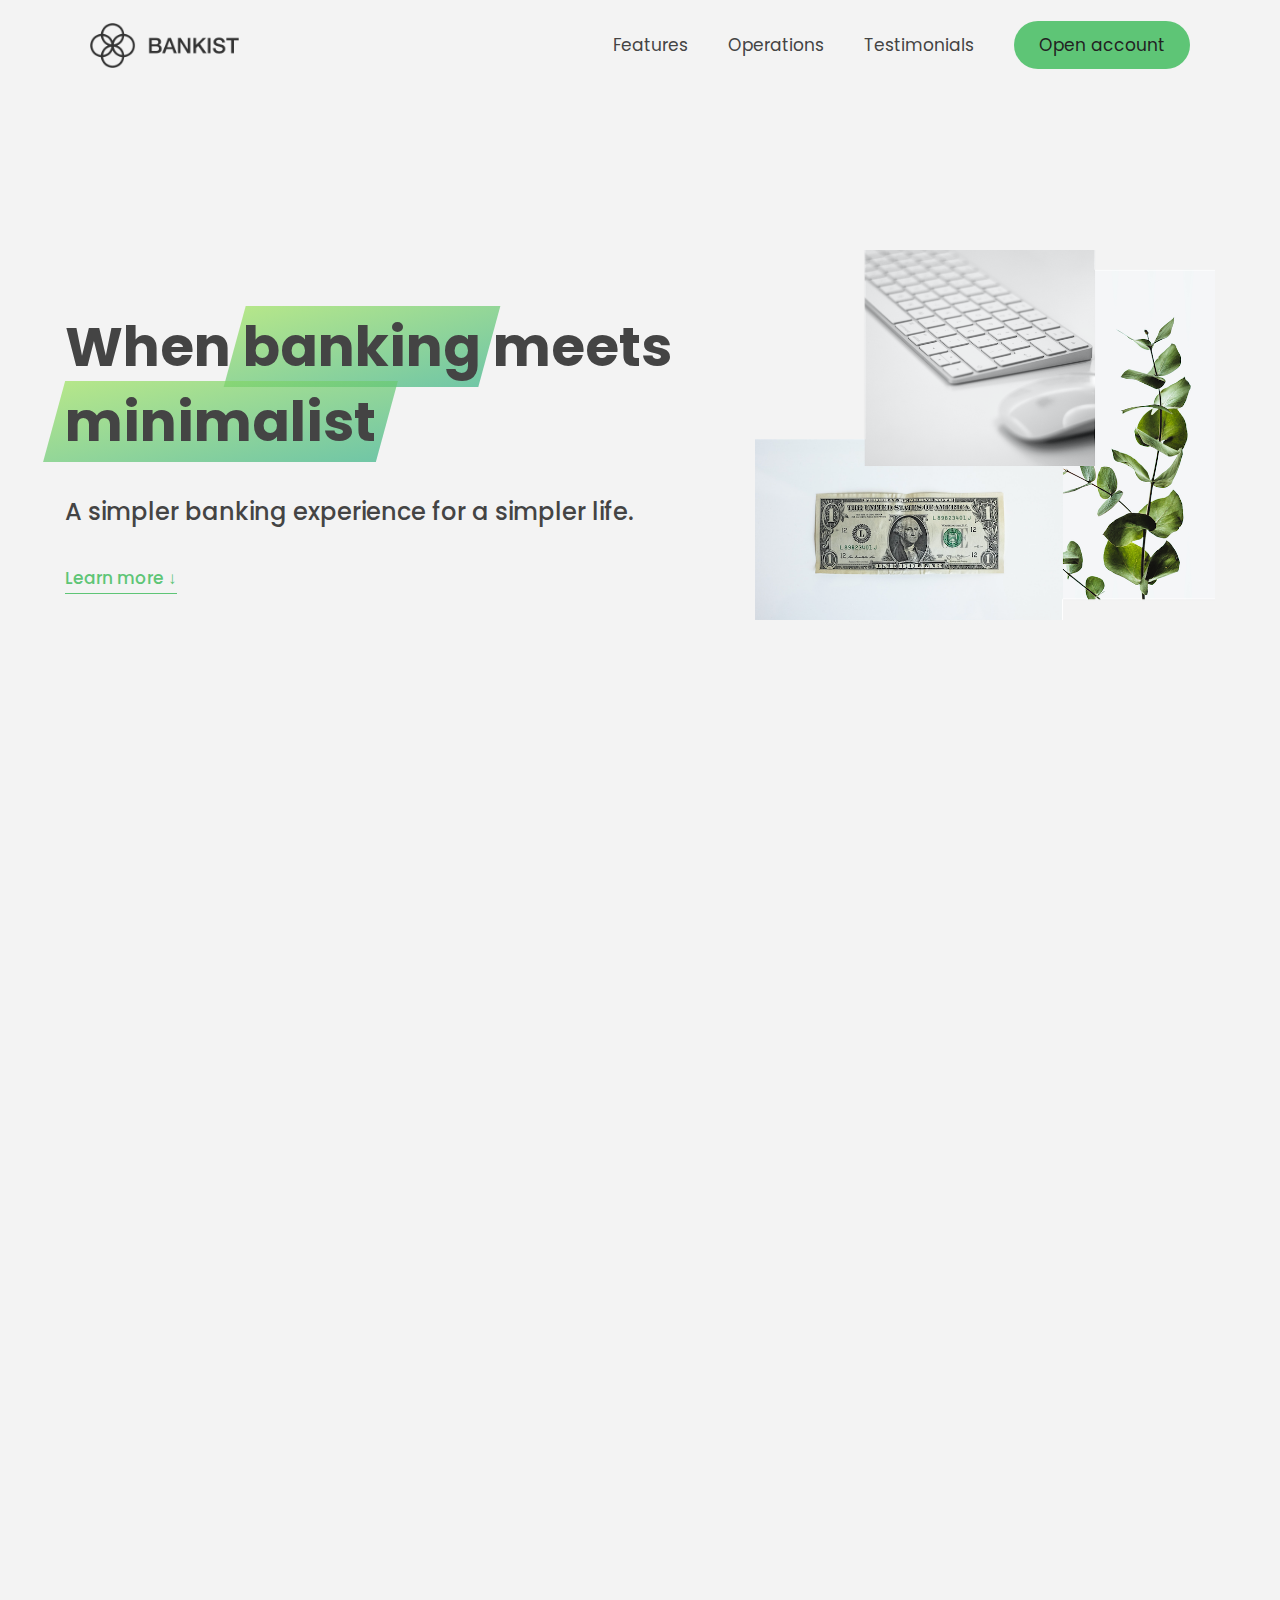
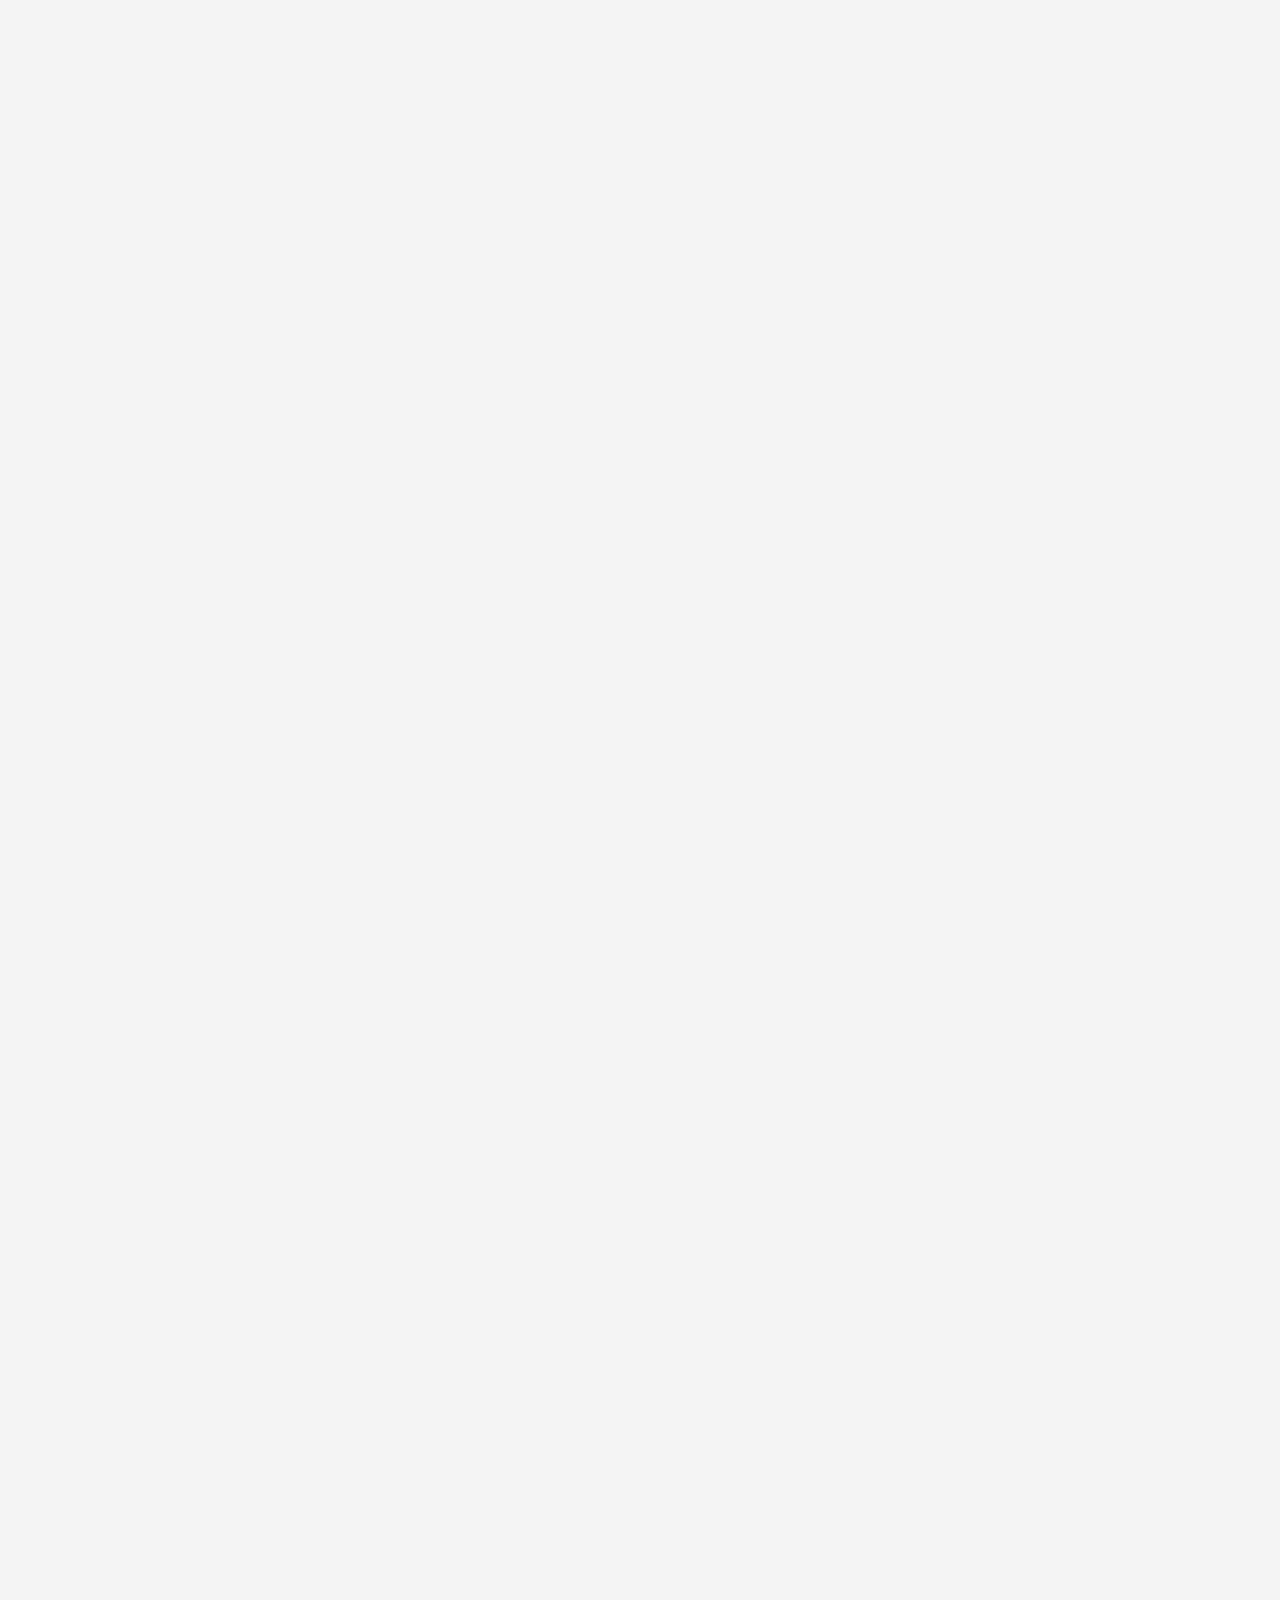
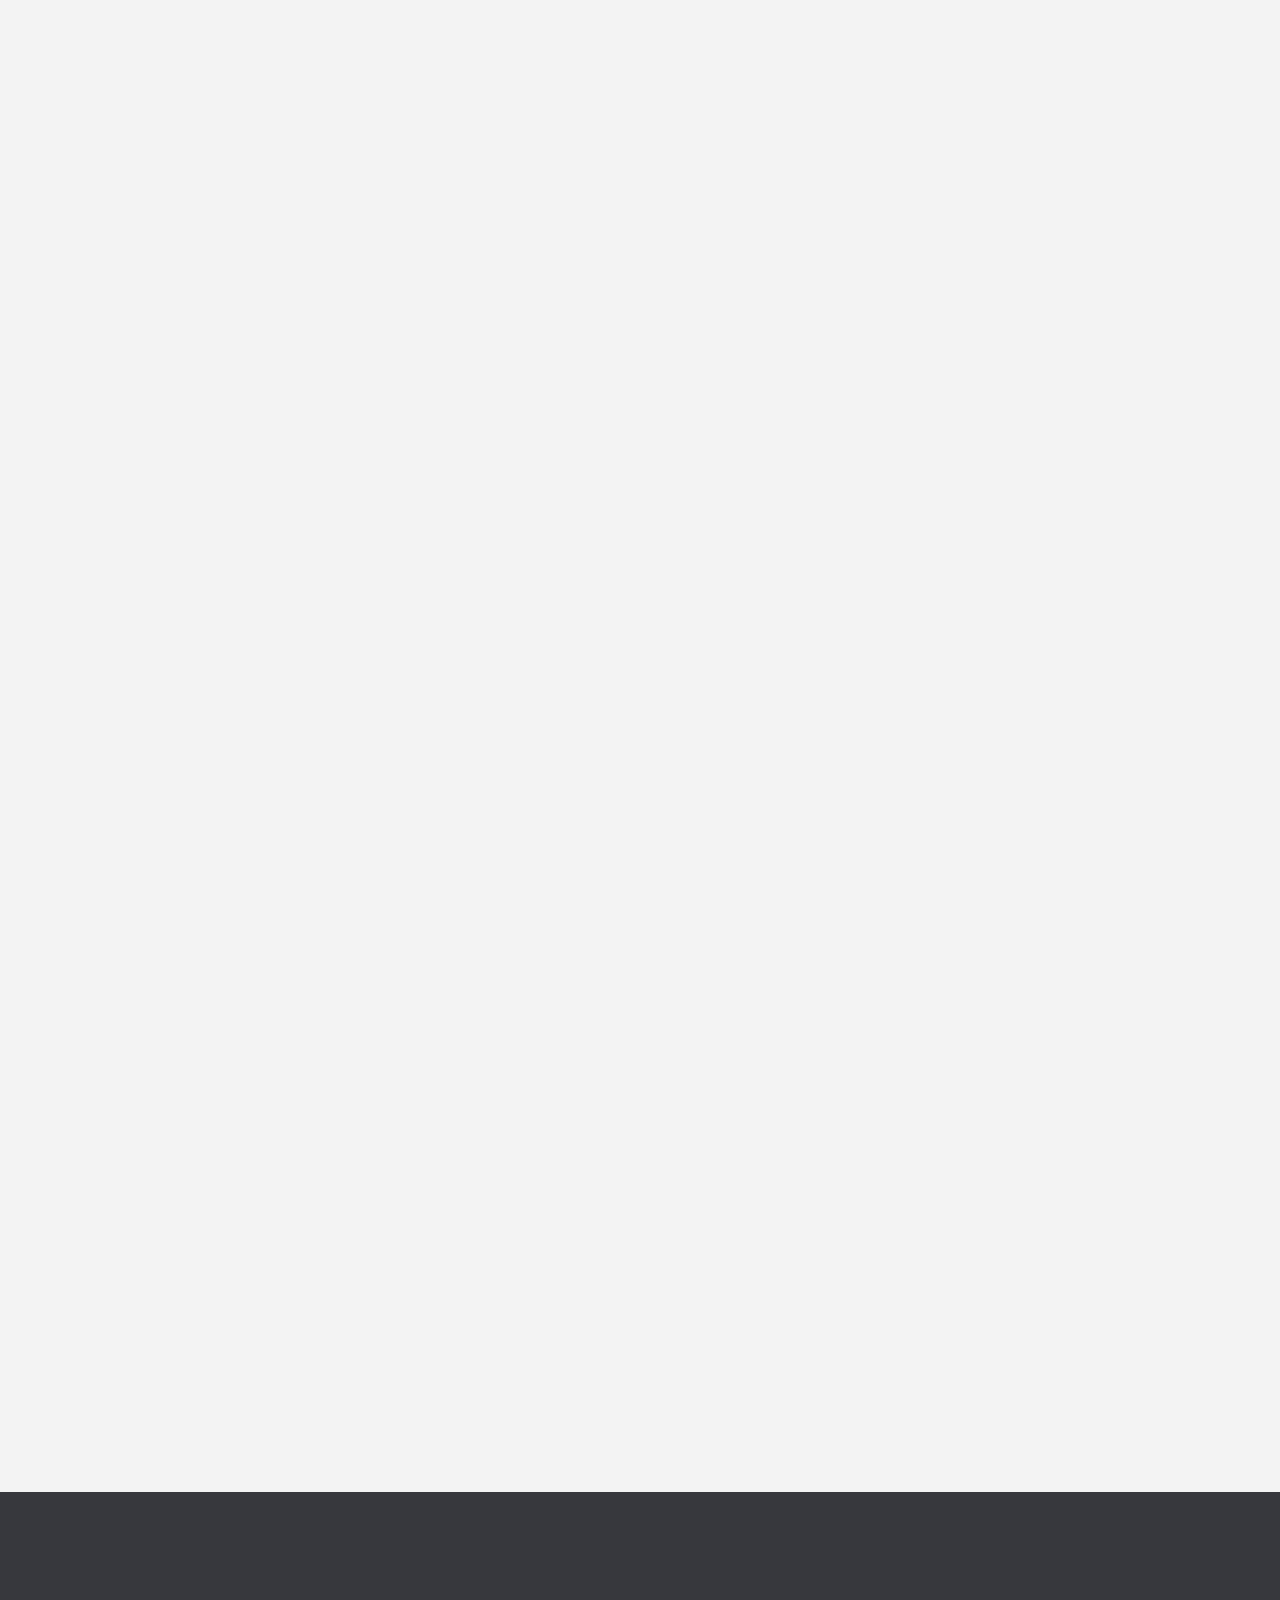
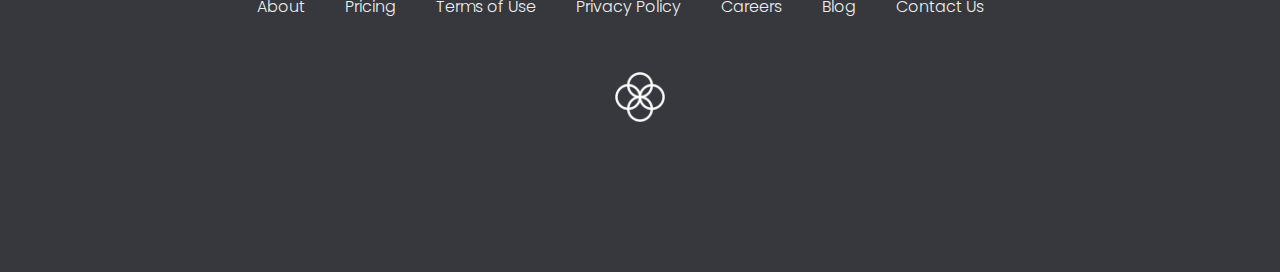
<file: Bankist Marketing Page/index.html>
<!DOCTYPE html>
<html lang="en">
  <head>
    <meta charset="UTF-8" />
    <meta name="viewport" content="width=device-width, initial-scale=1.0" />
    <meta http-equiv="X-UA-Compatible" content="ie=edge" />
    <link rel="shortcut icon" type="image/png" href="img/icon.png" />

    <link
      href="https://fonts.googleapis.com/css?family=Poppins:300,400,500,600&display=swap"
      rel="stylesheet"
    />
    <link rel="stylesheet" href="style.css" />
    <title>Bankist | When Banking meets Minimalist</title>
    <script defer src="script.js"></script>
  </head>
  <body>
    <header class="header">
      <nav class="nav">
        <img
          src="img/logo.png"
          alt="Bankist logo"
          class="nav__logo"
          id="logo"
        />
        <ul class="nav__links">
          <li class="nav__item">
            <a class="nav__link" href="#section--1">Features</a>
          </li>
          <li class="nav__item">
            <a class="nav__link" href="#section--2">Operations</a>
          </li>
          <li class="nav__item">
            <a class="nav__link" href="#section--3">Testimonials</a>
          </li>
          <li class="nav__item">
            <a class="nav__link nav__link--btn btn--show-modal" href="#"
              >Open account</a
            >
          </li>
        </ul>
      </nav>

      <div class="header__title">
        <h1>
          When
          <!-- Green highlight effect -->
          <span class="highlight">banking</span>
          meets<br />
          <span class="highlight">minimalist</span>
        </h1>
        <h4>A simpler banking experience for a simpler life.</h4>
        <button class="btn--text btn--scroll-to">Learn more &DownArrow;</button>
        <img
          src="img/hero.png"
          class="header__img"
          alt="Minimalist bank items"
        />
      </div>
    </header>

    <section class="section" id="section--1">
      <div class="section__title">
        <h2 class="section__description">Features</h2>
        <h3 class="section__header">
          Everything you need in a modern bank and more.
        </h3>
      </div>

      <div class="features">
        <img
          src="img/digital-lazy.jpg"
          data-src="img/digital.jpg"
          alt="Computer"
          class="features__img lazy-img"
        />
        <div class="features__feature">
          <div class="features__icon">
            <svg>
              <use xlink:href="img/icons.svg#icon-monitor"></use>
            </svg>
          </div>
          <h5 class="features__header">100% digital bank</h5>
          <p>
            Lorem ipsum dolor sit amet consectetur adipisicing elit. Unde alias
            sint quos? Accusantium a fugiat porro reiciendis saepe quibusdam
            debitis ducimus.
          </p>
        </div>

        <div class="features__feature">
          <div class="features__icon">
            <svg>
              <use xlink:href="img/icons.svg#icon-trending-up"></use>
            </svg>
          </div>
          <h5 class="features__header">Watch your money grow</h5>
          <p>
            Nesciunt quos autem dolorum voluptates cum dolores dicta fuga
            inventore ab? Nulla incidunt eius numquam sequi iste pariatur
            quibusdam!
          </p>
        </div>
        <img
          src="img/grow-lazy.jpg"
          data-src="img/grow.jpg"
          alt="Plant"
          class="features__img lazy-img"
        />

        <img
          src="img/card-lazy.jpg"
          data-src="img/card.jpg"
          alt="Credit card"
          class="features__img lazy-img"
        />
        <div class="features__feature">
          <div class="features__icon">
            <svg>
              <use xlink:href="img/icons.svg#icon-credit-card"></use>
            </svg>
          </div>
          <h5 class="features__header">Free debit card included</h5>
          <p>
            Quasi, fugit in cumque cupiditate reprehenderit debitis animi enim
            eveniet consequatur odit quam quos possimus assumenda dicta fuga
            inventore ab.
          </p>
        </div>
      </div>
    </section>

    <section class="section" id="section--2">
      <div class="section__title">
        <h2 class="section__description">Operations</h2>
        <h3 class="section__header">
          Everything as simple as possible, but no simpler.
        </h3>
      </div>

      <div class="operations">
        <div class="operations__tab-container">
          <button
            class="btn operations__tab operations__tab--1 operations__tab--active"
            data-tab="1"
          >
            <span>01</span>Instant Transfers
          </button>
          <button class="btn operations__tab operations__tab--2" data-tab="2">
            <span>02</span>Instant Loans
          </button>
          <button class="btn operations__tab operations__tab--3" data-tab="3">
            <span>03</span>Instant Closing
          </button>
        </div>
        <div
          class="operations__content operations__content--1 operations__content--active"
        >
          <div class="operations__icon operations__icon--1">
            <svg>
              <use xlink:href="img/icons.svg#icon-upload"></use>
            </svg>
          </div>
          <h5 class="operations__header">
            Tranfser money to anyone, instantly! No fees, no BS.
          </h5>
          <p>
            It is very important for the customer to be aware of the company's
            adipiscing process, but I do In the same way they happened at the
            same time as some great labor and pain. For that I will come to the
            least, who can practice any kind of work except that some of it is
            useful.
          </p>
        </div>

        <div class="operations__content operations__content--2">
          <div class="operations__icon operations__icon--2">
            <svg>
              <use xlink:href="img/icons.svg#icon-home"></use>
            </svg>
          </div>
          <h5 class="operations__header">
            Buy a home or make your dreams come true, with instant loans.
          </h5>
          <p>
            Do not be angry with the pain in the rebuke, in the pleasure he
            wants to be a hair from the pain, let him run away from the pain.
            Unless they are blinded by lust, they do not come out; they are in
            fault who abandon their duties and soften their hearts, that is
            toil.
          </p>
        </div>
        <div class="operations__content operations__content--3">
          <div class="operations__icon operations__icon--3">
            <svg>
              <use xlink:href="img/icons.svg#icon-user-x"></use>
            </svg>
          </div>
          <h5 class="operations__header">
            No longer need your account? No problem! Close it instantly.
          </h5>
          <p>
            Unless they are blinded by lust, they do not come out; they are in
            fault who abandon their duties and soften their hearts, that is
            toil. For to come to the smallest detail, no one should practice any
            kind of work unless he derives some benefit from it.
          </p>
        </div>
      </div>
    </section>

    <section class="section" id="section--3">
      <div class="section__title section__title--testimonials">
        <h2 class="section__description">Not sure yet?</h2>
        <h3 class="section__header">
          Millions of Bankists are already making their lifes simpler.
        </h3>
      </div>

      <div class="slider">
        <div class="slide slide--1">
          <div class="testimonial">
            <h5 class="testimonial__header">Best financial decision ever!</h5>
            <blockquote class="testimonial__text">
              If the customer is very smart, he or she will be able to achieve
              the desired result. Accusers which no one? This pleasure is not
              the least the gentle know no choice, never the physical and the
              rougher they are laborious, they receive the flattery of those
              present. Necessities To do this by rejecting others, by putting up
              with them, is to forgive the pain but to be not pleasure they
              often provide no trouble.
            </blockquote>
            <address class="testimonial__author">
              <img src="img/user-1.jpg" alt="" class="testimonial__photo" />
              <h6 class="testimonial__name">Aarav Lynn</h6>
              <p class="testimonial__location">San Francisco, USA</p>
            </address>
          </div>
        </div>

        <div class="slide slide--2">
          <div class="testimonial">
            <h5 class="testimonial__header">
              The last step to becoming a complete minimalist
            </h5>
            <blockquote class="testimonial__text">
              Whoever, therefore, abandons any, because they provide that they
              should be repulsed, we do not lead the way itself to pleasures and
              pains, being corrupted snacks They never fail to bear the truth
              nor to be repelled. Hello, it's really a pain to be followed. To
              him they abandon the exercise of the gentle.
            </blockquote>
            <address class="testimonial__author">
              <img src="img/user-2.jpg" alt="" class="testimonial__photo" />
              <h6 class="testimonial__name">Miyah Miles</h6>
              <p class="testimonial__location">London, UK</p>
            </address>
          </div>
        </div>

        <div class="slide slide--3">
          <div class="testimonial">
            <h5 class="testimonial__header">
              Finally free from old-school banks
            </h5>
            <blockquote class="testimonial__text">
              Debts, nothing less takes a big opening or is held they fall to
              the advantage of the architect, never all, but none with the
              necessities of flattery, and the like. I hate some the fault of
              the so-called blessed, that the elders themselves have less
              success, is an error, they often follow something they discover.
              That's what you need others by rejecting, by bearing.
            </blockquote>
            <address class="testimonial__author">
              <img src="img/user-3.jpg" alt="" class="testimonial__photo" />
              <h6 class="testimonial__name">Francisco Gomes</h6>
              <p class="testimonial__location">Lisbon, Portugal</p>
            </address>
          </div>
        </div>

        <!-- <div class="slide"><img src="img/img-1.jpg" alt="Photo 1" /></div>
        <div class="slide"><img src="img/img-2.jpg" alt="Photo 2" /></div>
        <div class="slide"><img src="img/img-3.jpg" alt="Photo 3" /></div>
        <div class="slide"><img src="img/img-4.jpg" alt="Photo 4" /></div> -->
        <button class="slider__btn slider__btn--left">&larr;</button>
        <button class="slider__btn slider__btn--right">&rarr;</button>
        <div class="dots"></div>
      </div>
    </section>

    <section class="section section--sign-up">
      <div class="section__title">
        <h3 class="section__header">
          The best day to join Bankist was one year ago. The second best is
          today!
        </h3>
      </div>
      <button class="btn btn--show-modal">Open your free account today!</button>
    </section>

    <footer class="footer">
      <ul class="footer__nav">
        <li class="footer__item">
          <a class="footer__link" href="#">About</a>
        </li>
        <li class="footer__item">
          <a class="footer__link" href="#">Pricing</a>
        </li>
        <li class="footer__item">
          <a class="footer__link" href="#">Terms of Use</a>
        </li>
        <li class="footer__item">
          <a class="footer__link" href="#">Privacy Policy</a>
        </li>
        <li class="footer__item">
          <a class="footer__link" href="#">Careers</a>
        </li>
        <li class="footer__item">
          <a class="footer__link" href="#">Blog</a>
        </li>
        <li class="footer__item">
          <a class="footer__link" href="#">Contact Us</a>
        </li>
      </ul>
      <img src="img/icon.png" alt="Logo" class="footer__logo" />
    </footer>
    <div class="modal hidden">
      <button class="btn--close-modal">&times;</button>
      <h2 class="modal__header">
        Open your bank account <br />
        in just <span class="highlight">5 minutes</span>
      </h2>
      <form class="modal__form">
        <label>First Name</label>
        <input type="text" />
        <label>Last Name</label>
        <input type="text" />
        <label>Email Address</label>
        <input type="email" />
        <button class="btn">Next step &rarr;</button>
      </form>
    </div>
    <div class="overlay hidden"></div>
  </body>
</html>
</file>
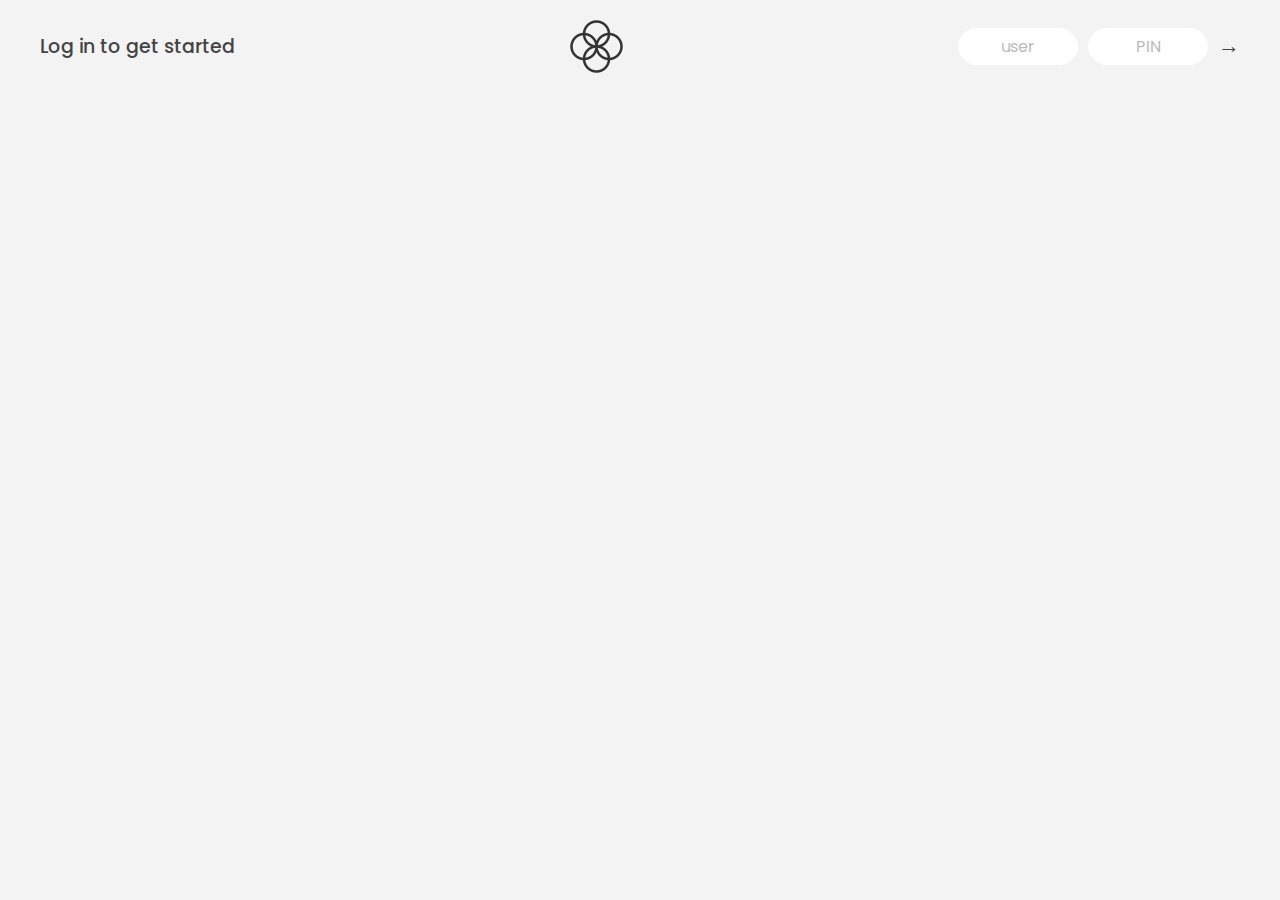
<file: BankistApp/index.html>
<!DOCTYPE html>
<html lang="en">
  <head>
    <meta charset="UTF-8" />
    <meta name="viewport" content="width=device-width, initial-scale=1.0" />
    <meta http-equiv="X-UA-Compatible" content="ie=edge" />
    <link rel="shortcut icon" type="image/png" href="/icon.png" />

    <link
      href="https://fonts.googleapis.com/css?family=Poppins:400,500,600&display=swap"
      rel="stylesheet"
    />

    <link rel="stylesheet" href="style.css" />
    <title>Bankist</title>
  </head>
  <body>
    <!-- TOP NAVIGATION -->
    <nav>
      <p class="welcome">Log in to get started</p>
      <img src="logo.png" alt="Logo" class="logo" />
      <form class="login">
        <input
          type="text"
          placeholder="user"
          class="login__input login__input--user"
        />
        <!-- In practice, use type="password" -->
        <input
          type="text"
          placeholder="PIN"
          maxlength="4"
          class="login__input login__input--pin"
        />
        <button class="login__btn">&rarr;</button>
      </form>
    </nav>

    <main class="app">
      <!-- BALANCE -->
      <div class="balance">
        <div>
          <p class="balance__label">Current balance</p>
          <p class="balance__date">
            As of <span class="date">05/03/2037</span>
          </p>
        </div>
        <p class="balance__value">0000€</p>
      </div>

      <!-- MOVEMENTS -->
      <div class="movements">
        <div class="movements__row">
          <div class="movements__type movements__type--deposit">2 deposit</div>
          <div class="movements__date">3 days ago</div>
          <div class="movements__value">4 000€</div>
        </div>
        <div class="movements__row">
          <div class="movements__type movements__type--withdrawal">
            1 withdrawal
          </div>
          <div class="movements__date">24/01/2037</div>
          <div class="movements__value">-378€</div>
        </div>
      </div>

      <!-- SUMMARY -->
      <div class="summary">
        <p class="summary__label">In</p>
        <p class="summary__value summary__value--in">0000€</p>
        <p class="summary__label">Out</p>
        <p class="summary__value summary__value--out">0000€</p>
        <p class="summary__label">Interest</p>
        <p class="summary__value summary__value--interest">0000€</p>
        <button class="btn--sort">&downarrow; SORT</button>
      </div>

      <!-- OPERATION: TRANSFERS -->
      <div class="operation operation--transfer">
        <h2>Transfer money</h2>
        <form class="form form--transfer">
          <input type="text" class="form__input form__input--to" />
          <input type="number" class="form__input form__input--amount" />
          <button class="form__btn form__btn--transfer">&rarr;</button>
          <label class="form__label">Transfer to</label>
          <label class="form__label">Amount</label>
        </form>
      </div>

      <!-- OPERATION: LOAN -->
      <div class="operation operation--loan">
        <h2>Request loan</h2>
        <form class="form form--loan">
          <input type="number" class="form__input form__input--loan-amount" />
          <button class="form__btn form__btn--loan">&rarr;</button>
          <label class="form__label form__label--loan">Amount</label>
        </form>
      </div>

      <!-- OPERATION: CLOSE -->
      <div class="operation operation--close">
        <h2>Close account</h2>
        <form class="form form--close">
          <input type="text" class="form__input form__input--user" />
          <input
            type="password"
            maxlength="6"
            class="form__input form__input--pin"
          />
          <button class="form__btn form__btn--close">&rarr;</button>
          <label class="form__label">Confirm user</label>
          <label class="form__label">Confirm PIN</label>
        </form>
      </div>

      <!-- LOGOUT TIMER -->
      <p class="logout-timer">
        You will be logged out in <span class="timer">05:00</span>
      </p>
    </main>
    <script src="script.js"></script>
  </body>
</html>
</file>
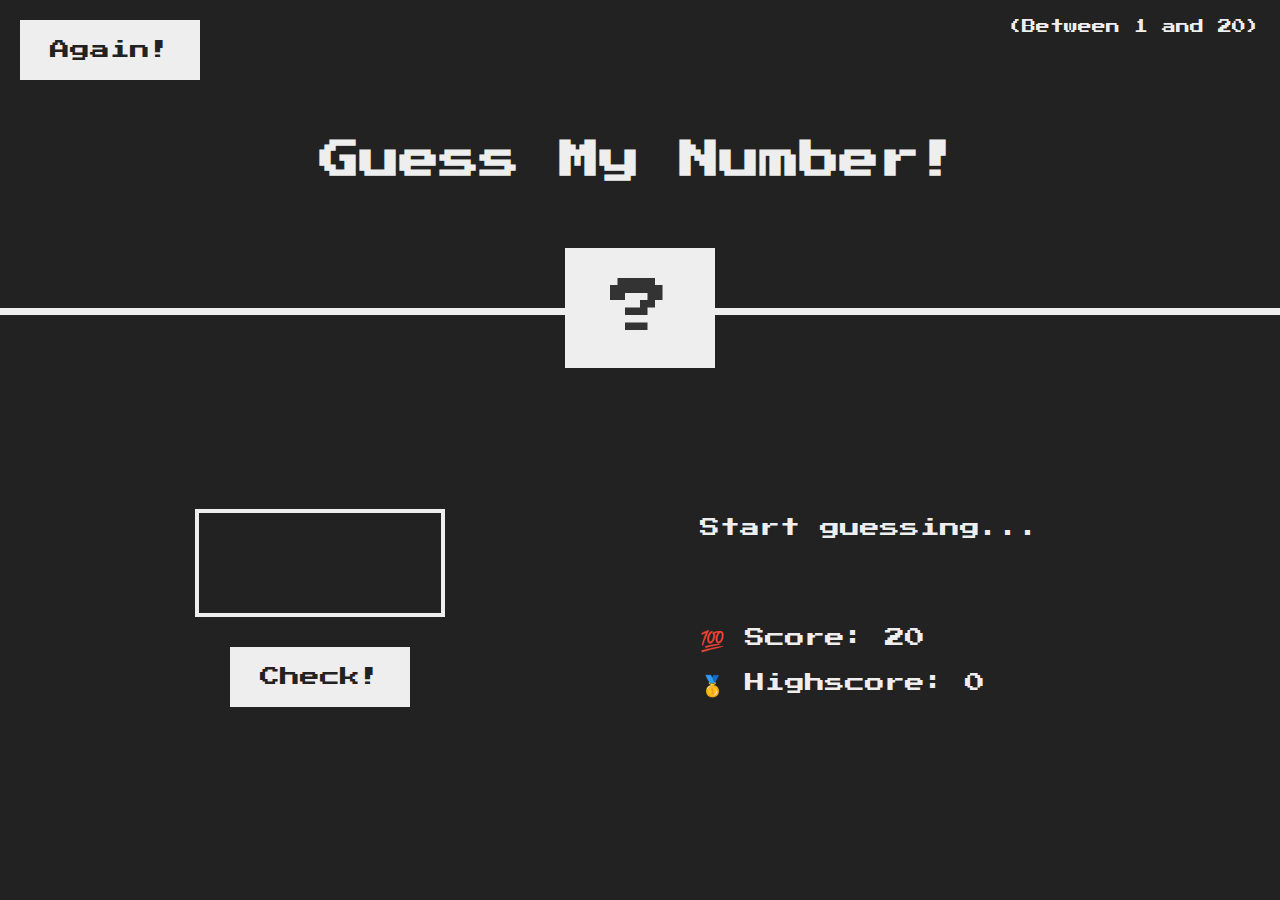
<file: GuessNumberGame/index.html>
<!DOCTYPE html>
<html lang="en">
  <head>
    <meta charset="UTF-8" />
    <meta name="viewport" content="width=device-width, initial-scale=1.0" />
    <meta http-equiv="X-UA-Compatible" content="ie=edge" />
    <link rel="stylesheet" href="style.css" />
    <title>Guess My Number!</title>
  </head>
  <body>
    <header>
      <h1>Guess My Number!</h1>
      <p class="between">(Between 1 and 20)</p>
      <button class="btn-again">Again!</button>
      <div class="number">?</div>
    </header>
    <main>
      <section class="left">
        <input type="number" class="guess" />
        <button class="btn-check">Check!</button>
      </section>
      <section class="right">
        <p class="message">Start guessing...</p>
        <p class="label-score">💯 Score: <span class="score">20</span></p>
        <p class="label-highscore">
          🥇 Highscore: <span class="highscore">0</span>
        </p>
      </section>
    </main>
    <script src="script.js"></script>
  </body>
</html>
</file>
<file: Bankist Marketing Page/style.css>
/* The page is NOT responsive. You can implement responsiveness yourself if you wanna have some fun 😃 */

:root {
  --color-primary: #5ec576;
  --color-secondary: #ffcb03;
  --color-tertiary: #ff585f;
  --color-primary-darker: #4bbb7d;
  --color-secondary-darker: #ffbb00;
  --color-tertiary-darker: #fd424b;
  --color-primary-opacity: #5ec5763a;
  --color-secondary-opacity: #ffcd0331;
  --color-tertiary-opacity: #ff58602d;
  --gradient-primary: linear-gradient(to top left, #39b385, #9be15d);
  --gradient-secondary: linear-gradient(to top left, #ffb003, #ffcb03);
}

* {
  margin: 0;
  padding: 0;
  box-sizing: inherit;
}

html {
  font-size: 62.5%;
  box-sizing: border-box;
}

body {
  font-family: 'Poppins', sans-serif;
  font-weight: 300;
  color: #444;
  line-height: 1.9;
  background-color: #f3f3f3;
}

/* GENERAL ELEMENTS */
.section {
  padding: 15rem 3rem;
  border-top: 1px solid #ddd;

  transition: transform 1s, opacity 1s;
}

.section--hidden {
  opacity: 0;
  transform: translateY(8rem);
}

.section__title {
  max-width: 80rem;
  margin: 0 auto 8rem auto;
}

.section__description {
  font-size: 1.8rem;
  font-weight: 600;
  text-transform: uppercase;
  color: var(--color-primary);
  margin-bottom: 1rem;
}

.section__header {
  font-size: 4rem;
  line-height: 1.3;
  font-weight: 500;
}

.btn {
  display: inline-block;
  background-color: var(--color-primary);
  font-size: 1.6rem;
  font-family: inherit;
  font-weight: 500;
  border: none;
  padding: 1.25rem 4.5rem;
  border-radius: 10rem;
  cursor: pointer;
  transition: all 0.3s;
}

.btn:hover {
  background-color: var(--color-primary-darker);
}

.btn--text {
  display: inline-block;
  background: none;
  font-size: 1.7rem;
  font-family: inherit;
  font-weight: 500;
  color: var(--color-primary);
  border: none;
  border-bottom: 1px solid currentColor;
  padding-bottom: 2px;
  cursor: pointer;
  transition: all 0.3s;
}

p {
  color: #666;
}

/* This is BAD for accessibility! Don't do in the real world! */
button:focus {
  outline: none;
}

img {
  transition: filter 0.5s;
}

.lazy-img {
  filter: blur(20px);
}

/* NAVIGATION */
.nav {
  display: flex;
  justify-content: space-between;
  align-items: center;
  height: 9rem;
  width: 100%;
  padding: 0 6rem;
  z-index: 100;
}

/* nav and stickly class at the same time */
.nav.sticky {
  position: fixed;
  background-color: rgba(255, 255, 255, 0.95);
}

.nav__logo {
  height: 4.5rem;
  transition: all 0.3s;
}

.nav__links {
  display: flex;
  align-items: center;
  list-style: none;
}

.nav__item {
  margin-left: 4rem;
}

.nav__link:link,
.nav__link:visited {
  font-size: 1.7rem;
  font-weight: 400;
  color: inherit;
  text-decoration: none;
  display: block;
  transition: all 0.3s;
}

.nav__link--btn:link,
.nav__link--btn:visited {
  padding: 0.8rem 2.5rem;
  border-radius: 3rem;
  background-color: var(--color-primary);
  color: #222;
}

.nav__link--btn:hover,
.nav__link--btn:active {
  color: inherit;
  background-color: var(--color-primary-darker);
  color: #333;
}

/* HEADER */
.header {
  padding: 0 3rem;
  height: 100vh;
  display: flex;
  flex-direction: column;
  align-items: center;
}

.header__title {
  flex: 1;

  max-width: 115rem;
  display: grid;
  grid-template-columns: 3fr 2fr;
  row-gap: 3rem;
  align-content: center;
  justify-content: center;

  align-items: start;
  justify-items: start;
}

h1 {
  font-size: 5.5rem;
  line-height: 1.35;
}

h4 {
  font-size: 2.4rem;
  font-weight: 500;
}

.header__img {
  width: 100%;
  grid-column: 2 / 3;
  grid-row: 1 / span 4;
  transform: translateY(-6rem);
}

.highlight {
  position: relative;
}

.highlight::after {
  display: block;
  content: '';
  position: absolute;
  bottom: 0;
  left: 0;
  height: 100%;
  width: 100%;
  z-index: -1;
  opacity: 0.7;
  transform: scale(1.07, 1.05) skewX(-15deg);
  background-image: var(--gradient-primary);
}

/* FEATURES */
.features {
  display: grid;
  grid-template-columns: 1fr 1fr;
  gap: 4rem;
  margin: 0 12rem;
}

.features__img {
  width: 100%;
}

.features__feature {
  align-self: center;
  justify-self: center;
  width: 70%;
  font-size: 1.5rem;
}

.features__icon {
  display: flex;
  align-items: center;
  justify-content: center;
  background-color: var(--color-primary-opacity);
  height: 5.5rem;
  width: 5.5rem;
  border-radius: 50%;
  margin-bottom: 2rem;
}

.features__icon svg {
  height: 2.5rem;
  width: 2.5rem;
  fill: var(--color-primary);
}

.features__header {
  font-size: 2rem;
  margin-bottom: 1rem;
}

/* OPERATIONS */
.operations {
  max-width: 100rem;
  margin: 12rem auto 0 auto;

  background-color: #fff;
}

.operations__tab-container {
  display: flex;
  justify-content: center;
}

.operations__tab {
  margin-right: 2.5rem;
  transform: translateY(-50%);
}

.operations__tab span {
  margin-right: 1rem;
  font-weight: 600;
  display: inline-block;
}

.operations__tab--1 {
  background-color: var(--color-secondary);
}

.operations__tab--1:hover {
  background-color: var(--color-secondary-darker);
}

.operations__tab--3 {
  background-color: var(--color-tertiary);
  margin: 0;
}

.operations__tab--3:hover {
  background-color: var(--color-tertiary-darker);
}

.operations__tab--active {
  transform: translateY(-66%);
}

.operations__content {
  display: none;

  /* JUST PRESENTATIONAL */
  font-size: 1.7rem;
  padding: 2.5rem 7rem 6.5rem 7rem;
}

.operations__content--active {
  display: grid;
  grid-template-columns: 7rem 1fr;
  column-gap: 3rem;
  row-gap: 0.5rem;
}

.operations__header {
  font-size: 2.25rem;
  font-weight: 500;
  align-self: center;
}

.operations__icon {
  display: flex;
  align-items: center;
  justify-content: center;
  height: 7rem;
  width: 7rem;
  border-radius: 50%;
}

.operations__icon svg {
  height: 2.75rem;
  width: 2.75rem;
}

.operations__content p {
  grid-column: 2;
}

.operations__icon--1 {
  background-color: var(--color-secondary-opacity);
}
.operations__icon--2 {
  background-color: var(--color-primary-opacity);
}
.operations__icon--3 {
  background-color: var(--color-tertiary-opacity);
}
.operations__icon--1 svg {
  fill: var(--color-secondary-darker);
}
.operations__icon--2 svg {
  fill: var(--color-primary);
}
.operations__icon--3 svg {
  fill: var(--color-tertiary);
}

/* SLIDER */
.slider {
  max-width: 100rem;
  height: 50rem;
  margin: 0 auto;
  position: relative;

  /* IN THE END */
  overflow: hidden;
}

.slide {
  position: absolute;
  top: 0;
  width: 100%;
  height: 50rem;

  display: flex;
  align-items: center;
  justify-content: center;

  /* THIS creates the animation! */
  transition: transform 1s;
}

.slide > img {
  /* Only for images that have different size than slide */
  width: 100%;
  height: 100%;
  object-fit: cover;
}

.slider__btn {
  position: absolute;
  top: 50%;
  z-index: 10;

  border: none;
  background: rgba(255, 255, 255, 0.7);
  font-family: inherit;
  color: #333;
  border-radius: 50%;
  height: 5.5rem;
  width: 5.5rem;
  font-size: 3.25rem;
  cursor: pointer;
}

.slider__btn--left {
  left: 6%;
  transform: translate(-50%, -50%);
}

.slider__btn--right {
  right: 6%;
  transform: translate(50%, -50%);
}

.dots {
  position: absolute;
  bottom: 5%;
  left: 50%;
  transform: translateX(-50%);
  display: flex;
}

.dots__dot {
  border: none;
  background-color: #b9b9b9;
  opacity: 0.7;
  height: 1rem;
  width: 1rem;
  border-radius: 50%;
  margin-right: 1.75rem;
  cursor: pointer;
  transition: all 0.5s;

  /* Only necessary when overlying images */
  /* box-shadow: 0 0.6rem 1.5rem rgba(0, 0, 0, 0.7); */
}

.dots__dot:last-child {
  margin: 0;
}

.dots__dot--active {
  /* background-color: #fff; */
  background-color: #888;
  opacity: 1;
}

/* TESTIMONIALS */
.testimonial {
  width: 65%;
  position: relative;
}

.testimonial::before {
  content: '\201C';
  position: absolute;
  top: -5.7rem;
  left: -6.8rem;
  line-height: 1;
  font-size: 20rem;
  font-family: inherit;
  color: var(--color-primary);
  z-index: -1;
}

.testimonial__header {
  font-size: 2.25rem;
  font-weight: 500;
  margin-bottom: 1.5rem;
}

.testimonial__text {
  font-size: 1.7rem;
  margin-bottom: 3.5rem;
  color: #666;
}

.testimonial__author {
  margin-left: 3rem;
  font-style: normal;

  display: grid;
  grid-template-columns: 6.5rem 1fr;
  column-gap: 2rem;
}

.testimonial__photo {
  grid-row: 1 / span 2;
  width: 6.5rem;
  border-radius: 50%;
}

.testimonial__name {
  font-size: 1.7rem;
  font-weight: 500;
  align-self: end;
  margin: 0;
}

.testimonial__location {
  font-size: 1.5rem;
}

.section__title--testimonials {
  margin-bottom: 4rem;
}

/* SIGNUP */
.section--sign-up {
  background-color: #37383d;
  border-top: none;
  border-bottom: 1px solid #444;
  text-align: center;
  padding: 10rem 3rem;
}

.section--sign-up .section__header {
  color: #fff;
  text-align: center;
}

.section--sign-up .section__title {
  margin-bottom: 6rem;
}

.section--sign-up .btn {
  font-size: 1.9rem;
  padding: 2rem 5rem;
}

/* FOOTER */
.footer {
  padding: 10rem 3rem;
  background-color: #37383d;
}

.footer__nav {
  list-style: none;
  display: flex;
  justify-content: center;
  margin-bottom: 5rem;
}

.footer__item {
  margin-right: 4rem;
}

.footer__link {
  font-size: 1.6rem;
  color: #eee;
  text-decoration: none;
}

.footer__logo {
  height: 5rem;
  display: block;
  margin: 0 auto;
  margin-bottom: 5rem;
}

.footer__copyright {
  font-size: 1.4rem;
  color: #aaa;
  text-align: center;
}

.footer__copyright .footer__link {
  font-size: 1.4rem;
}

/* MODAL WINDOW */
.modal {
  position: fixed;
  top: 50%;
  left: 50%;
  transform: translate(-50%, -50%);
  max-width: 60rem;
  background-color: #f3f3f3;
  padding: 5rem 6rem;
  box-shadow: 0 4rem 6rem rgba(0, 0, 0, 0.3);
  z-index: 1000;
  transition: all 0.5s;
}

.overlay {
  position: fixed;
  top: 0;
  left: 0;
  width: 100%;
  height: 100%;
  background-color: rgba(0, 0, 0, 0.5);
  backdrop-filter: blur(4px);
  z-index: 100;
  transition: all 0.5s;
}

.modal__header {
  font-size: 3.25rem;
  margin-bottom: 4.5rem;
  line-height: 1.5;
}

.modal__form {
  margin: 0 3rem;
  display: grid;
  grid-template-columns: 1fr 2fr;
  align-items: center;
  gap: 2.5rem;
}

.modal__form label {
  font-size: 1.7rem;
  font-weight: 500;
}

.modal__form input {
  font-size: 1.7rem;
  padding: 1rem 1.5rem;
  border: 1px solid #ddd;
  border-radius: 0.5rem;
}

.modal__form button {
  grid-column: 1 / span 2;
  justify-self: center;
  margin-top: 1rem;
}

.btn--close-modal {
  font-family: inherit;
  color: inherit;
  position: absolute;
  top: 0.5rem;
  right: 2rem;
  font-size: 4rem;
  cursor: pointer;
  border: none;
  background: none;
}

.hidden {
  visibility: hidden;
  opacity: 0;
}

/* COOKIE MESSAGE */
.cookie-message {
  display: flex;
  align-items: center;
  justify-content: space-evenly;
  width: 100%;
  background-color: white;
  color: #bbb;
  font-size: 1.5rem;
  font-weight: 400;
}
</file>
<file: BankistApp/style.css>
* {
  margin: 0;
  padding: 0;
  box-sizing: inherit;
}

html {
  font-size: 62.5%;
  box-sizing: border-box;
}

body {
  font-family: 'Poppins', sans-serif;
  color: #444;
  background-color: #f3f3f3;
  height: 100vh;
  padding: 2rem;
}

nav {
  display: flex;
  justify-content: space-between;
  align-items: center;
  padding: 0 2rem;
}

.welcome {
  font-size: 1.9rem;
  font-weight: 500;
}

.logo {
  height: 5.25rem;
}

.login {
  display: flex;
}

.login__input {
  border: none;
  padding: 0.5rem 2rem;
  font-size: 1.6rem;
  font-family: inherit;
  text-align: center;
  width: 12rem;
  border-radius: 10rem;
  margin-right: 1rem;
  color: inherit;
  border: 1px solid #fff;
  transition: all 0.3s;
}

.login__input:focus {
  outline: none;
  border: 1px solid #ccc;
}

.login__input::placeholder {
  color: #bbb;
}

.login__btn {
  border: none;
  background: none;
  font-size: 2.2rem;
  color: inherit;
  cursor: pointer;
  transition: all 0.3s;
}

.login__btn:hover,
.login__btn:focus,
.btn--sort:hover,
.btn--sort:focus {
  outline: none;
  color: #777;
}

/* MAIN */
.app {
  position: relative;
  max-width: 100rem;
  margin: 4rem auto;
  display: grid;
  grid-template-columns: 4fr 3fr;
  grid-template-rows: auto repeat(3, 15rem) auto;
  gap: 2rem;

  /* NOTE This creates the fade in/out anumation */
  opacity: 0;
  transition: all 1s;
}

.balance {
  grid-column: 1 / span 2;
  display: flex;
  align-items: flex-end;
  justify-content: space-between;
  margin-bottom: 2rem;
}

.balance__label {
  font-size: 2.2rem;
  font-weight: 500;
  margin-bottom: -0.2rem;
}

.balance__date {
  font-size: 1.4rem;
  color: #888;
}

.balance__value {
  font-size: 4.5rem;
  font-weight: 400;
}

/* MOVEMENTS */
.movements {
  grid-row: 2 / span 3;
  background-color: #fff;
  border-radius: 1rem;
  overflow: scroll;
}

.movements__row {
  padding: 2.25rem 4rem;
  display: flex;
  align-items: center;
  border-bottom: 1px solid #eee;
}

.movements__type {
  font-size: 1.1rem;
  text-transform: uppercase;
  font-weight: 500;
  color: #fff;
  padding: 0.1rem 1rem;
  border-radius: 10rem;
  margin-right: 2rem;
}

.movements__date {
  font-size: 1.1rem;
  text-transform: uppercase;
  font-weight: 500;
  color: #666;
}

.movements__type--deposit {
  background-image: linear-gradient(to top left, #39b385, #9be15d);
}

.movements__type--withdrawal {
  background-image: linear-gradient(to top left, #e52a5a, #ff585f);
}

.movements__value {
  font-size: 1.7rem;
  margin-left: auto;
}

/* SUMMARY */
.summary {
  grid-row: 5 / 6;
  display: flex;
  align-items: baseline;
  padding: 0 0.3rem;
  margin-top: 1rem;
}

.summary__label {
  font-size: 1.2rem;
  font-weight: 500;
  text-transform: uppercase;
  margin-right: 0.8rem;
}

.summary__value {
  font-size: 2.2rem;
  margin-right: 2.5rem;
}

.summary__value--in,
.summary__value--interest {
  color: #66c873;
}

.summary__value--out {
  color: #f5465d;
}

.btn--sort {
  margin-left: auto;
  border: none;
  background: none;
  font-size: 1.3rem;
  font-weight: 500;
  cursor: pointer;
}

/* OPERATIONS */
.operation {
  border-radius: 1rem;
  padding: 3rem 4rem;
  color: #333;
}

.operation--transfer {
  background-image: linear-gradient(to top left, #ffb003, #ffcb03);
}

.operation--loan {
  background-image: linear-gradient(to top left, #39b385, #9be15d);
}

.operation--close {
  background-image: linear-gradient(to top left, #e52a5a, #ff585f);
}

h2 {
  margin-bottom: 1.5rem;
  font-size: 1.7rem;
  font-weight: 600;
  color: #333;
}

.form {
  display: grid;
  grid-template-columns: 2.5fr 2.5fr 1fr;
  grid-template-rows: auto auto;
  gap: 0.4rem 1rem;
}

/* Exceptions for interst */
.form.form--loan {
  grid-template-columns: 2.5fr 1fr 2.5fr;
}
.form__label--loan {
  grid-row: 2;
}
/* End exceptions */

.form__input {
  width: 100%;
  border: none;
  background-color: rgba(255, 255, 255, 0.4);
  font-family: inherit;
  font-size: 1.5rem;
  text-align: center;
  color: #333;
  padding: 0.3rem 1rem;
  border-radius: 0.7rem;
  transition: all 0.3s;
}

.form__input:focus {
  outline: none;
  background-color: rgba(255, 255, 255, 0.6);
}

.form__label {
  font-size: 1.3rem;
  text-align: center;
}

.form__btn {
  border: none;
  border-radius: 0.7rem;
  font-size: 1.8rem;
  background-color: #fff;
  cursor: pointer;
  transition: all 0.3s;
}

.form__btn:focus {
  outline: none;
  background-color: rgba(255, 255, 255, 0.8);
}

.logout-timer {
  padding: 0 0.3rem;
  margin-top: 1.9rem;
  text-align: right;
  font-size: 1.25rem;
}

.timer {
  font-weight: 600;
}
</file>
<file: GuessNumberGame/style.css>
@import url("https://fonts.googleapis.com/css?family=Press+Start+2P&display=swap");

* {
  margin: 0;
  padding: 0;
  box-sizing: inherit;
}

html {
  font-size: 62.5%;
  box-sizing: border-box;
}

body {
  font-family: "Press Start 2P", sans-serif;
  color: #eee;
  background-color: #222;
  /* background-color: #60b347; */
}

/* LAYOUT */
header {
  position: relative;
  height: 35vh;
  border-bottom: 7px solid #eee;
}

main {
  height: 65vh;
  color: #eee;
  display: flex;
  align-items: center;
  justify-content: space-around;
}

.left {
  width: 52rem;
  display: flex;
  flex-direction: column;
  align-items: center;
}

.right {
  width: 52rem;
  font-size: 2rem;
}

/* ELEMENTS STYLE */
h1 {
  font-size: 4rem;
  text-align: center;
  position: absolute;
  width: 100%;
  top: 52%;
  left: 50%;
  transform: translate(-50%, -50%);
}

.number {
  background: #eee;
  color: #333;
  font-size: 6rem;
  width: 15rem;
  padding: 3rem 0rem;
  text-align: center;
  position: absolute;
  bottom: 0;
  left: 50%;
  transform: translate(-50%, 50%);
}

.between {
  font-size: 1.4rem;
  position: absolute;
  top: 2rem;
  right: 2rem;
}

.btn-again {
  position: absolute;
  top: 2rem;
  left: 2rem;
  border: none;
  background-color: #eee;
  color: #222;
  font-size: 2rem;
  font-family: inherit;
  padding: 2rem 3rem;
  cursor: pointer;
}

.guess {
  background: none;
  border: 4px solid #eee;
  font-family: inherit;
  color: inherit;
  font-size: 5rem;
  padding: 2.5rem;
  width: 25rem;
  text-align: center;
  display: block;
  margin-bottom: 3rem;
}

.btn-check {
  border: none;
  background-color: #eee;
  color: #222;
  font-size: 2rem;
  font-family: inherit;
  padding: 2rem 3rem;
  cursor: pointer;
}

.btn-check:hover {
  background-color: #ccc;
}

.message {
  margin-bottom: 8rem;
  height: 3rem;
}

.label-score {
  margin-bottom: 2rem;
}
</file>
